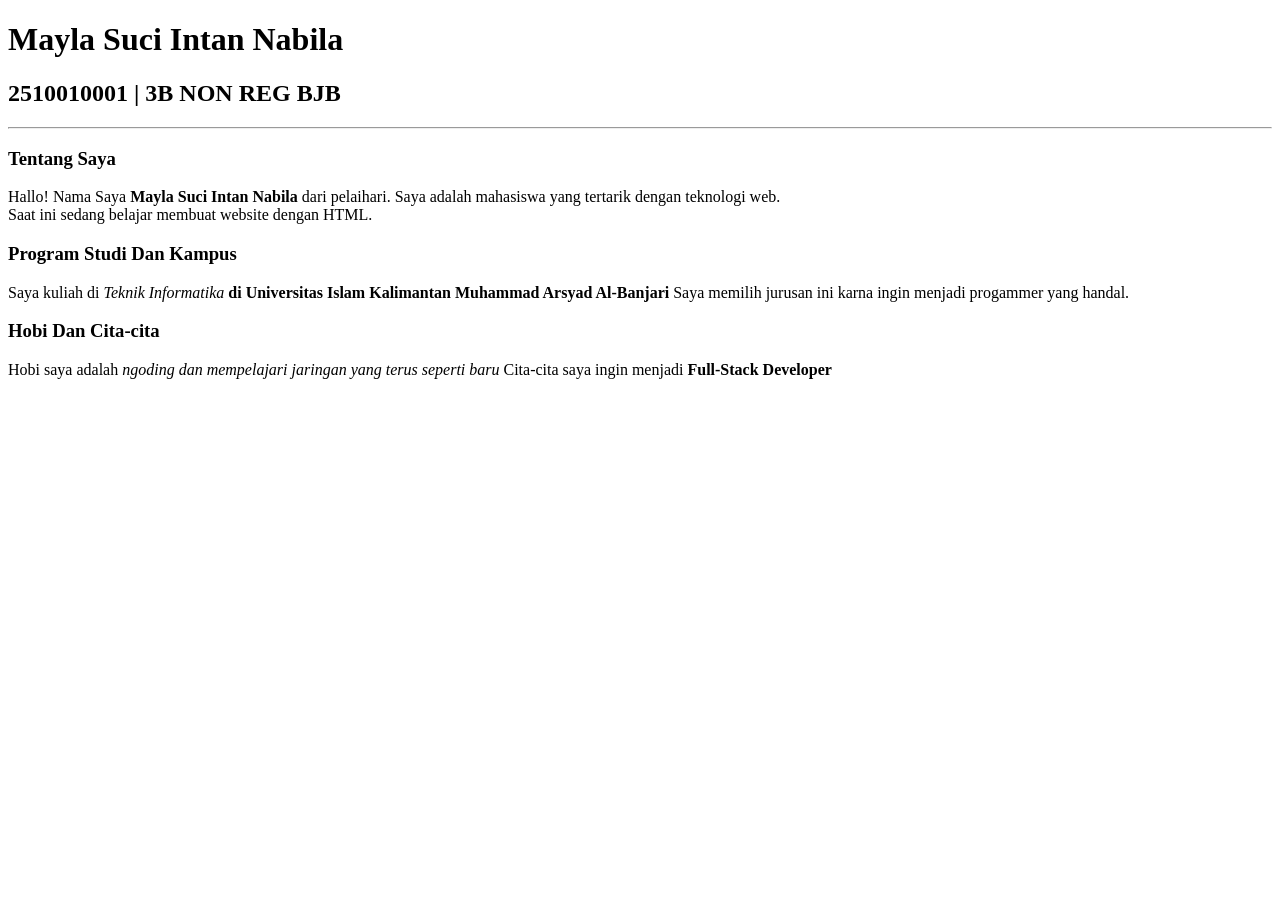
<file: tugas1_2510010001/index.html>
<!DOCTYPE html>
<html lang="id">
<head>
    <meta charset="UTF-8">
    <meta name="viewport" content="width=device-width, initial-scale=1.0">
    <title>Profil Saya - Mayla</title>
</head>
<body>
    <!-- Komentar: Dibuat oleh Mayla Suci Intan Nabila - Tanggal:13 Oktober 2026 -->

    <h1>Mayla Suci Intan Nabila</h1>
    <h2>2510010001 | 3B NON REG BJB</h2>

    <hr>

    <h3>Tentang Saya</h3>
    <p>
        Hallo! Nama Saya <strong>Mayla Suci Intan Nabila</strong> dari pelaihari.
        Saya adalah mahasiswa yang tertarik dengan teknologi web. <br>
        Saat ini sedang belajar membuat website dengan HTML.
    </p>
    <h3>Program Studi Dan Kampus</h3>
    <p>
        Saya kuliah di<em> Teknik Informatika</em><strong> di 
        Universitas Islam Kalimantan Muhammad Arsyad Al-Banjari</strong>
        Saya memilih jurusan ini karna ingin menjadi progammer yang handal.
    </p>

    <h3>Hobi Dan Cita-cita</h3>
    <p> 
        Hobi saya adalah<em> ngoding dan mempelajari jaringan yang terus seperti baru</em>
        Cita-cita saya ingin menjadi<strong> Full-Stack Developer</strong>
    </p>

</body>
</html>
</file>
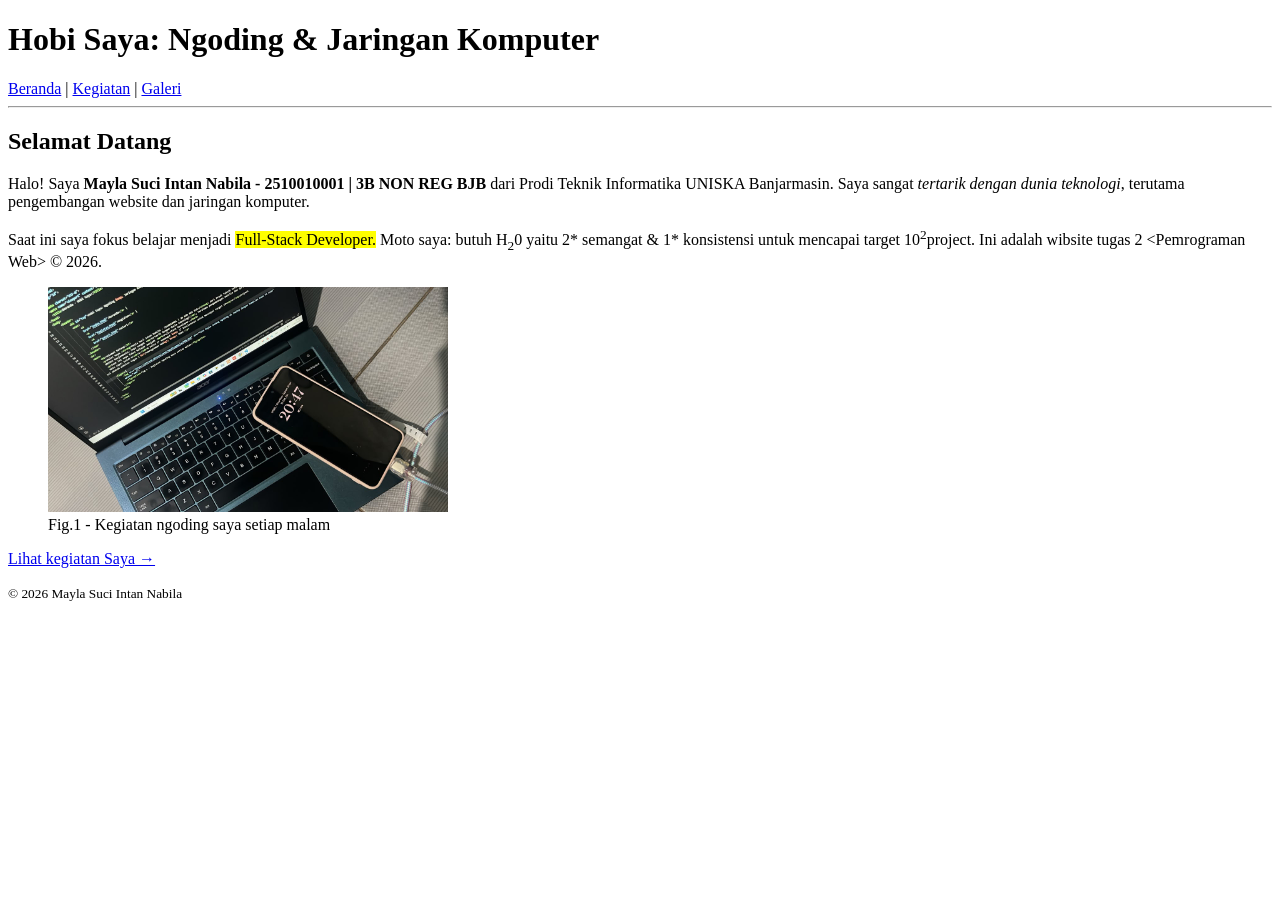
<file: tugas2_2510010001/index.html>
<!DOCTYPE html>
<html lang="id">
<head>
    <meta charset="UTF-8">
    <meta name="viewport" content="width=device-width, initial-scale=1.0">
    <title>Beranda - Hobi Saya</title>
</head>
<body>
    <header>
        <h1 id="top">Hobi Saya: Ngoding &amp; Jaringan Komputer</h1>
        <nav>
            <a
            href="index.html">Beranda</a> |
            <a
            href="Kegiatan.html">Kegiatan</a> |
            <a
            href="galeri.html">Galeri</a>
        </nav>
    </header>
    <hr>
    <main>
        <h2>Selamat Datang</h2>
        <p>Halo! Saya <strong>Mayla Suci Intan Nabila - 2510010001 | 3B NON REG BJB</strong> dari Prodi Teknik Informatika
        UNISKA Banjarmasin. Saya sangat <em>tertarik dengan dunia teknologi</em>, terutama pengembangan website dan jaringan komputer.</p>
        <p>Saat ini saya fokus belajar menjadi <mark>Full-Stack Developer.</mark>
        Moto saya: butuh H<sub>2</sub>0 yaitu 2* semangat &amp; 1* konsistensi untuk mencapai target 10<sup>2</sup>project.
    Ini adalah wibsite tugas 2 &lt;Pemrograman Web&gt; &copy; 2026.</p>

        <figure>
            <img src="ngoding.jpeg" alt="Foto Mayla sedang ngoding HTML di laptop"
            width="400">
            <figcaption>Fig.1 - Kegiatan ngoding saya setiap malam</figcaption>
        </figure>
    </main>
    <footer>
        <p><a 
            href="kegiatan.html">Lihat kegiatan Saya &rarr;</a></p>
            <small>&copy; 2026 Mayla Suci Intan Nabila</small>
    </footer>
</body>
</html>
</file>
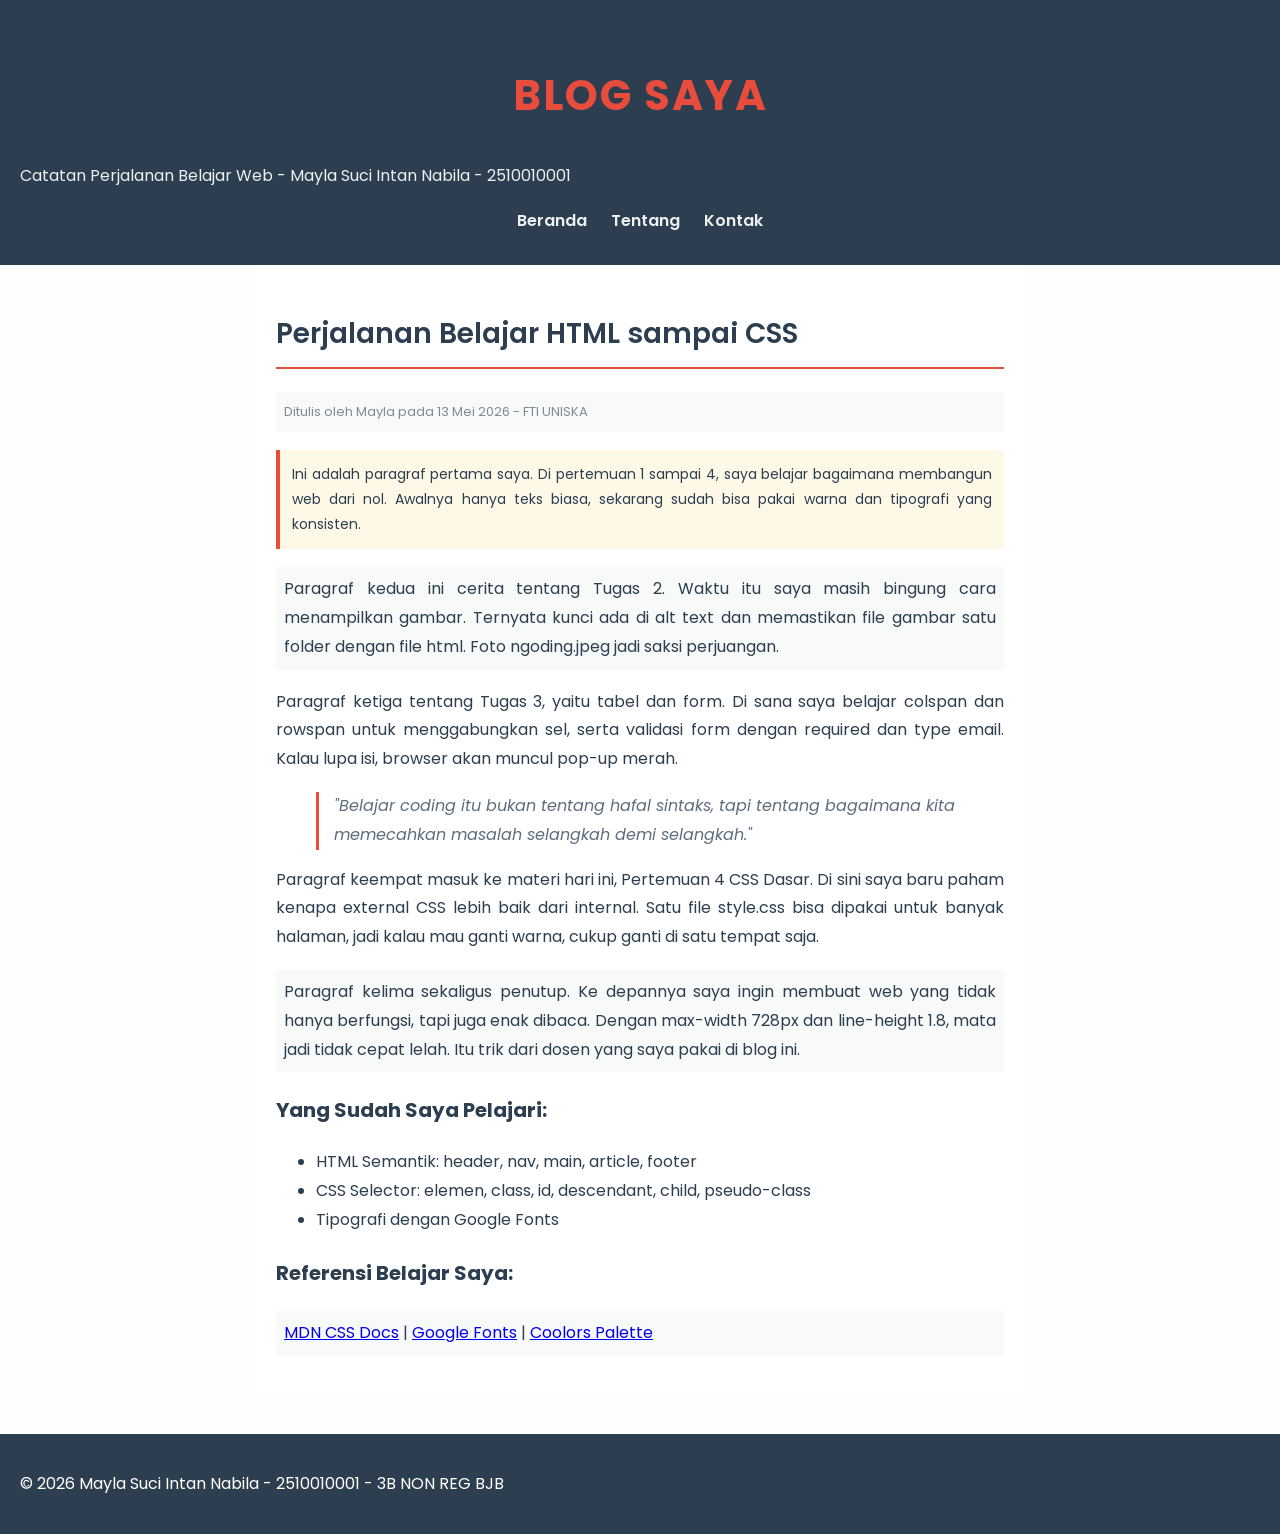
<file: tugas4_2510010001/index.html>
<!DOCTYPE html>
<html lang="id">
<head>
    <meta charset="UTF-8">
    <meta name="viewport" content="width=device-width, initial-scale=1.0">
    <title>Blog Saya - Mayla - 2510010001</title>
    <!-- Google Fonts -->
    <link href="https://fonts.googleapis.com/css2?family=Poppins:wght@400;600;700&display=swap" rel="stylesheet">
    <!-- CSS External - WAJIB -->
    <link rel="stylesheet" href="style.css">
</head>
<body>

<header id="main-header">
    <h1>Blog Saya</h1>
    <p>Catatan Perjalanan Belajar Web - Mayla Suci Intan Nabila - 2510010001</p>
    <nav>
        <a href="index.html">Beranda</a>
        <a href="#tentang">Tentang</a>
        <a href="#kontak">Kontak</a>
    </nav>
</header>

<main>
    <article>
        <h2>Perjalanan Belajar HTML sampai CSS</h2>
        <p class="meta">Ditulis oleh Mayla pada <time datetime="2026-05-13">13 Mei 2026</time> - FTI UNISKA</p>
        
        <p class="highlight">Ini adalah paragraf pertama saya. Di pertemuan 1 sampai 4, saya belajar bagaimana membangun web dari nol. Awalnya hanya teks biasa, sekarang sudah bisa pakai warna dan tipografi yang konsisten.</p>
        
        <p>Paragraf kedua ini cerita tentang Tugas 2. Waktu itu saya masih bingung cara menampilkan gambar. Ternyata kunci ada di alt text dan memastikan file gambar satu folder dengan file html. Foto ngoding.jpeg jadi saksi perjuangan.</p>
        
        <p>Paragraf ketiga tentang Tugas 3, yaitu tabel dan form. Di sana saya belajar colspan dan rowspan untuk menggabungkan sel, serta validasi form dengan required dan type email. Kalau lupa isi, browser akan muncul pop-up merah.</p>
        
        <blockquote>"Belajar coding itu bukan tentang hafal sintaks, tapi tentang bagaimana kita memecahkan masalah selangkah demi selangkah."</blockquote>
        
        <p>Paragraf keempat masuk ke materi hari ini, Pertemuan 4 CSS Dasar. Di sini saya baru paham kenapa external CSS lebih baik dari internal. Satu file style.css bisa dipakai untuk banyak halaman, jadi kalau mau ganti warna, cukup ganti di satu tempat saja.</p>
        
        <p>Paragraf kelima sekaligus penutup. Ke depannya saya ingin membuat web yang tidak hanya berfungsi, tapi juga enak dibaca. Dengan max-width 728px dan line-height 1.8, mata jadi tidak cepat lelah. Itu trik dari dosen yang saya pakai di blog ini.</p>

        <h3>Yang Sudah Saya Pelajari:</h3>
        <ul>
            <li>HTML Semantik: header, nav, main, article, footer</li>
            <li>CSS Selector: elemen, class, id, descendant, child, pseudo-class</li>
            <li>Tipografi dengan Google Fonts</li>
        </ul>

        <h3>Referensi Belajar Saya:</h3>
        <p>
            <a href="https://developer.mozilla.org/en-US/docs/Web/CSS" target="_blank">MDN CSS Docs</a> |
            <a href="https://fonts.google.com/" target="_blank">Google Fonts</a> |
            <a href="https://coolors.co/" target="_blank">Coolors Palette</a>
        </p>
    </article>
</main>

<footer>
    <p>&copy; 2026 Mayla Suci Intan Nabila - 2510010001 - 3B NON REG BJB</p>
</footer>

</body>
</html>
</file>
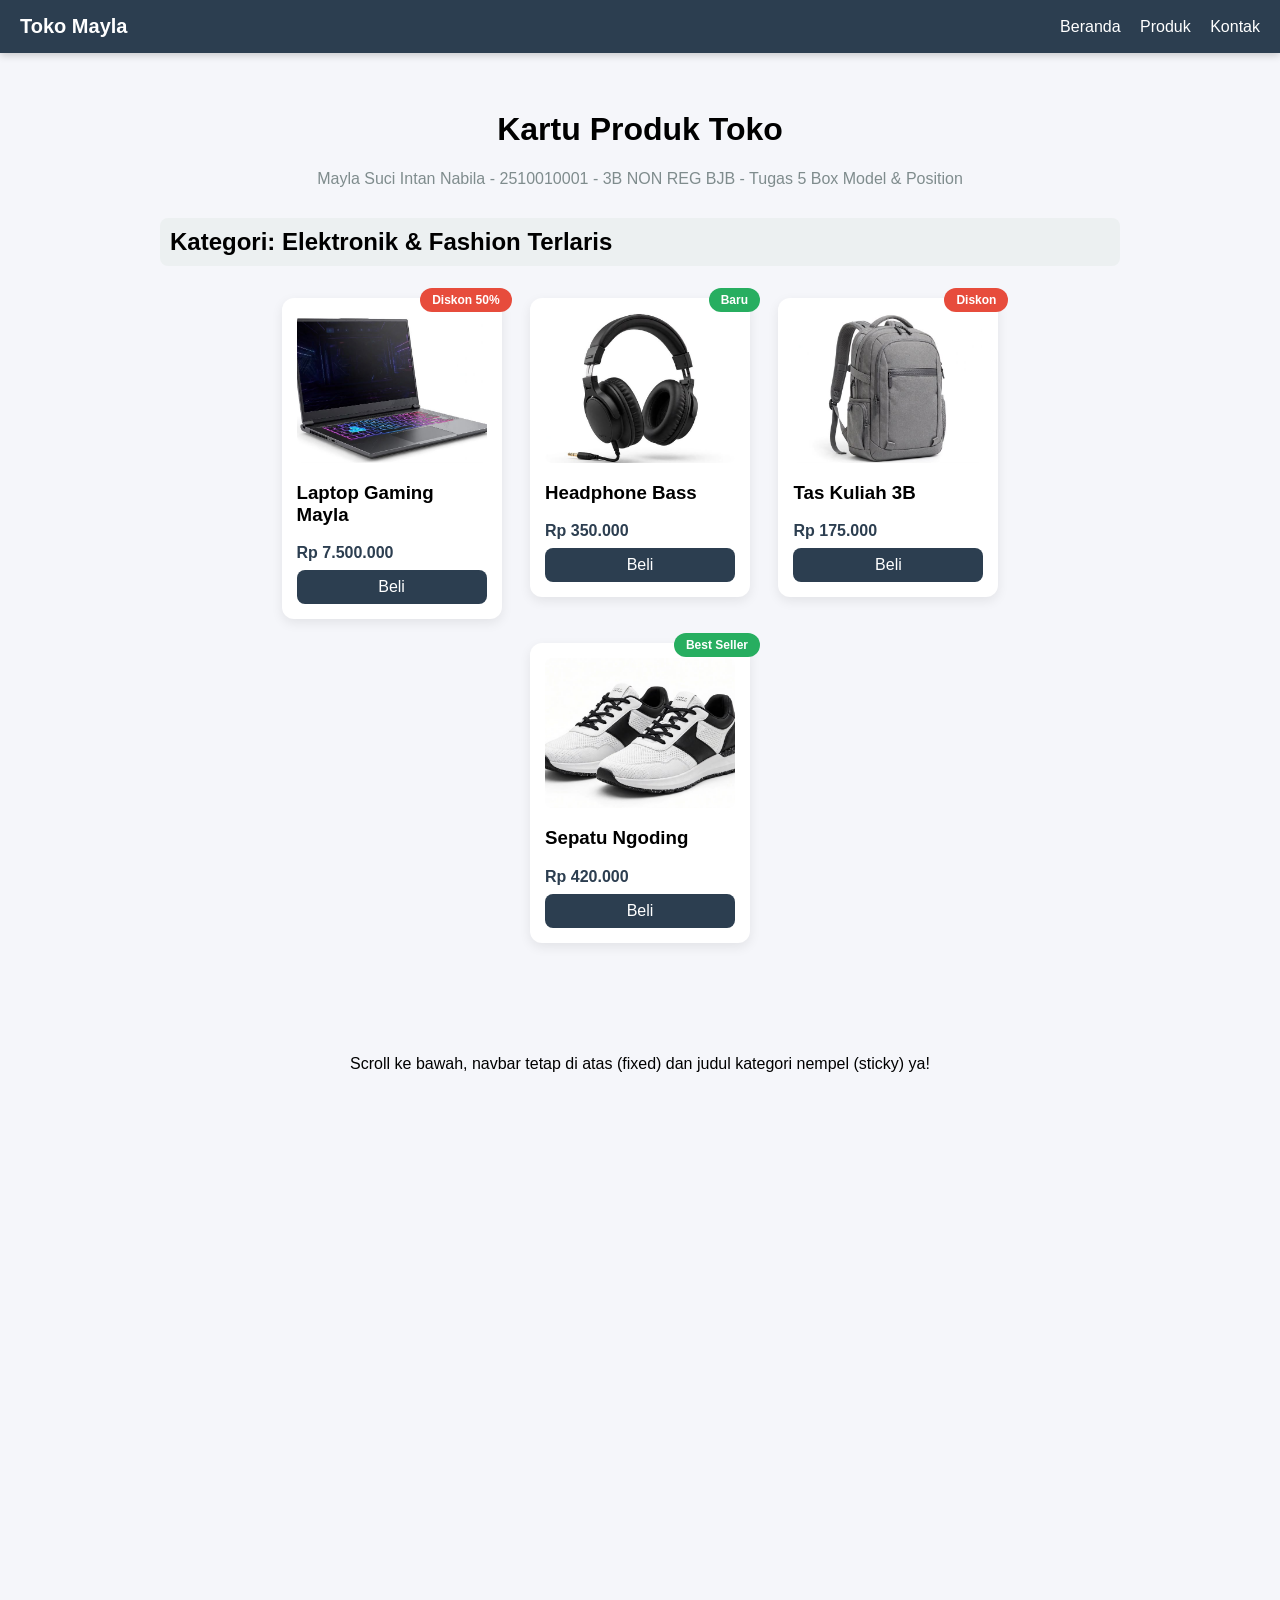
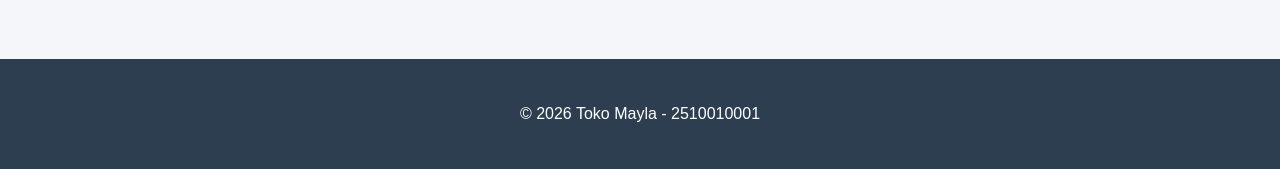
<file: tugas5_2510010001/index.html>
<!DOCTYPE html>
<html lang="id">
<head>
<meta charset="UTF-8">
<meta name="viewport" content="width=device-width, initial-scale=1.0">
<title>Toko Mayla - Tugas 5 - 2510010001</title>
<link rel="stylesheet" href="style.css">
</head>
<body>

<!-- NAVBAR FIXED -->
<header class="navbar">
    <div class="logo">Toko Mayla</div>
    <nav>
        <a href="#">Beranda</a>
        <a href="#produk">Produk</a>
        <a href="#kontak">Kontak</a>
    </nav>
</header>

<main>
    <h1>Kartu Produk Toko</h1>
    <p class="desc">Mayla Suci Intan Nabila - 2510010001 - 3B NON REG BJB - Tugas 5 Box Model & Position</p>

    <!-- STICKY ELEMENT -->
    <h2 class="kategori-sticky">Kategori: Elektronik & Fashion Terlaris</h2>

    <section id="produk" class="produk-container">
        
        <!-- KARTU 1 - LAPTOP -->
        <div class="kartu">
            <span class="badge">Diskon 50%</span>
            <div class="gambar-wrap">
                <img src="laptop.jpeg" alt="Laptop Gaming Mayla">
            </div>
            <h3>Laptop Gaming Mayla</h3>
            <p class="harga">Rp 7.500.000</p>
            <a href="#" class="tombol">Beli</a>
        </div>

        <!-- KARTU 2 - HEADPHONE -->
        <div class="kartu">
            <span class="badge baru">Baru</span>
            <div class="gambar-wrap">
                <img src="headphone.jpeg" alt="Headphone Bass">
            </div>
            <h3>Headphone Bass</h3>
            <p class="harga">Rp 350.000</p>
            <a href="#" class="tombol">Beli</a>
        </div>

        <!-- KARTU 3 - TAS -->
        <div class="kartu">
            <span class="badge">Diskon</span>
            <div class="gambar-wrap">
                <img src="tas.jpeg" alt="Tas Kuliah 3B">
            </div>
            <h3>Tas Kuliah 3B</h3>
            <p class="harga">Rp 175.000</p>
            <a href="#" class="tombol">Beli</a>
        </div>

        <!-- KARTU 4 - SEPATU -->
        <div class="kartu">
            <span class="badge baru">Best Seller</span>
            <div class="gambar-wrap">
                <img src="sepatu.jpeg" alt="Sepatu Ngoding">
            </div>
            <h3>Sepatu Ngoding</h3>
            <p class="harga">Rp 420.000</p>
            <a href="#" class="tombol">Beli</a>
        </div>

    </section>

    <p style="margin-top: 100px; text-align: center;">Scroll ke bawah, navbar tetap di atas (fixed) dan judul kategori nempel (sticky) ya!</p>
    <div style="height: 500px;"></div>
</main>

<footer id="kontak">
    <p>&copy; 2026 Toko Mayla - 2510010001</p>
</footer>

</body>
</html>
</file>
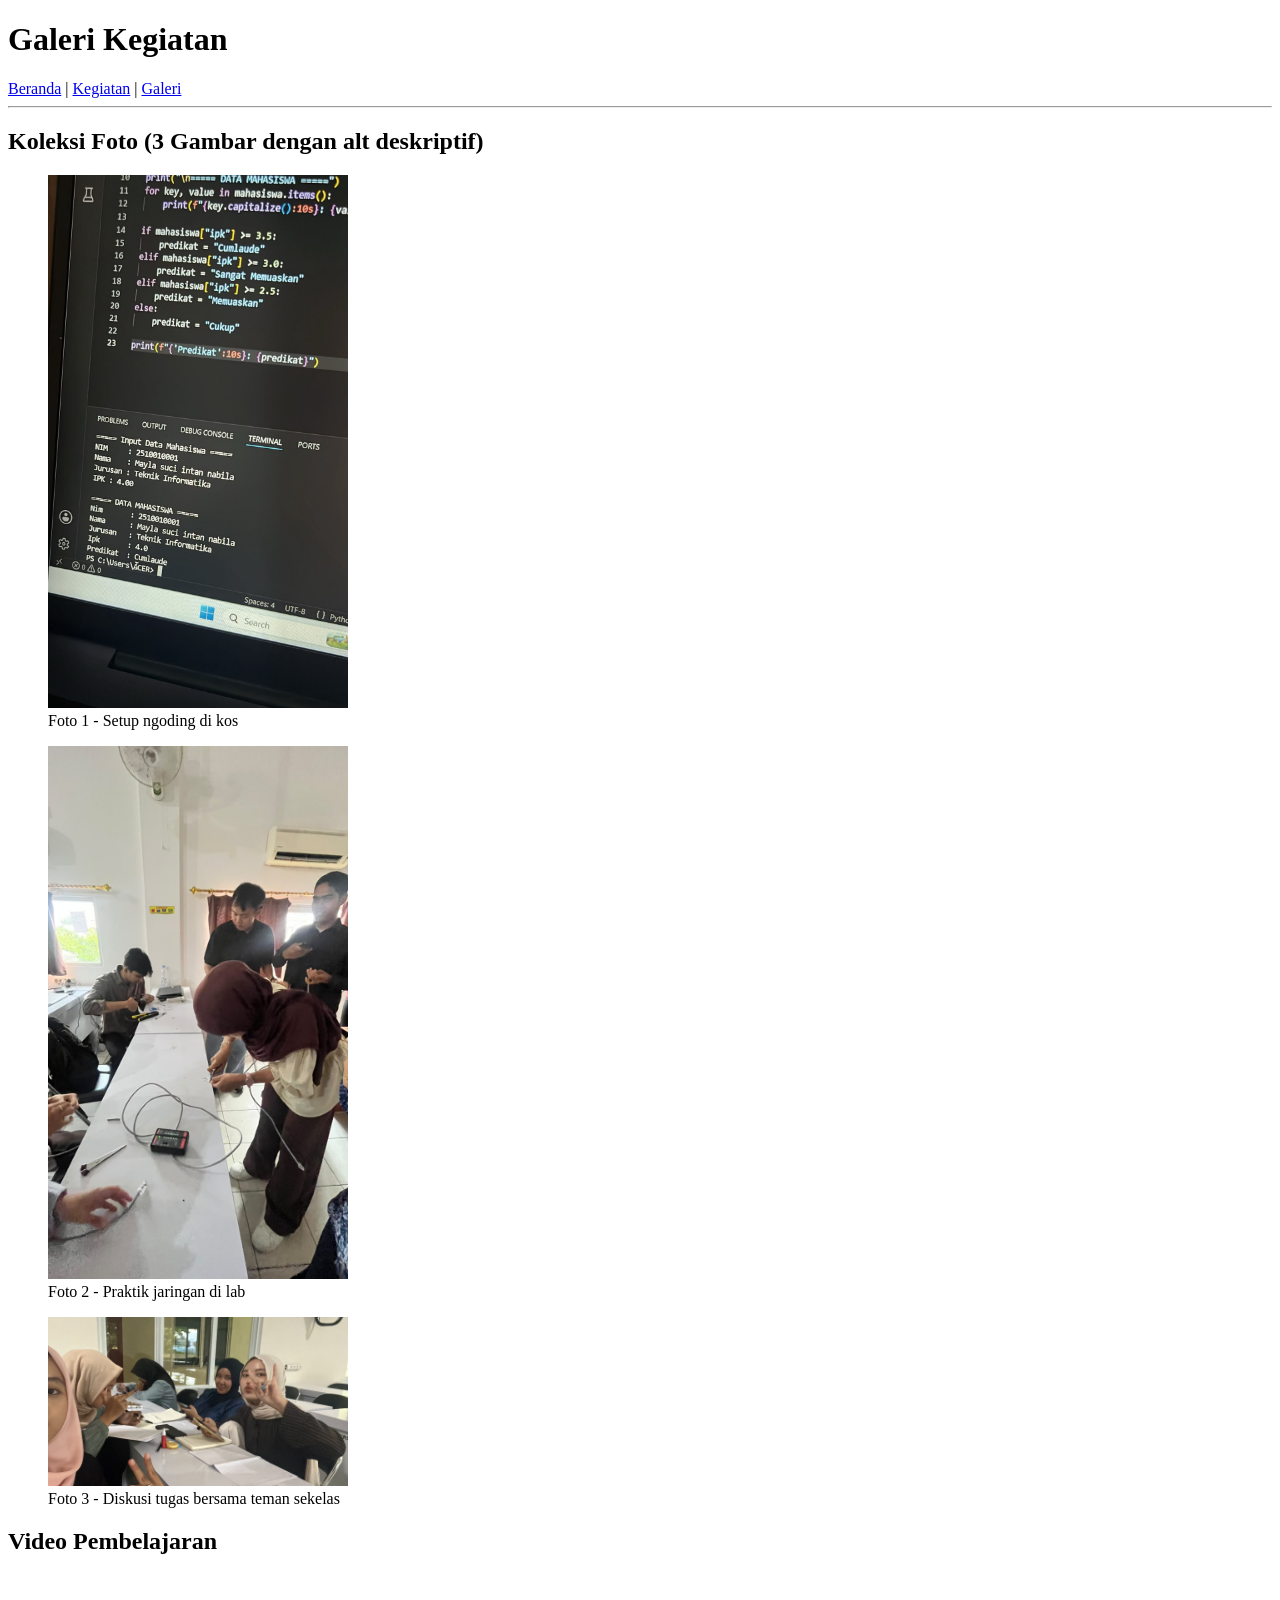
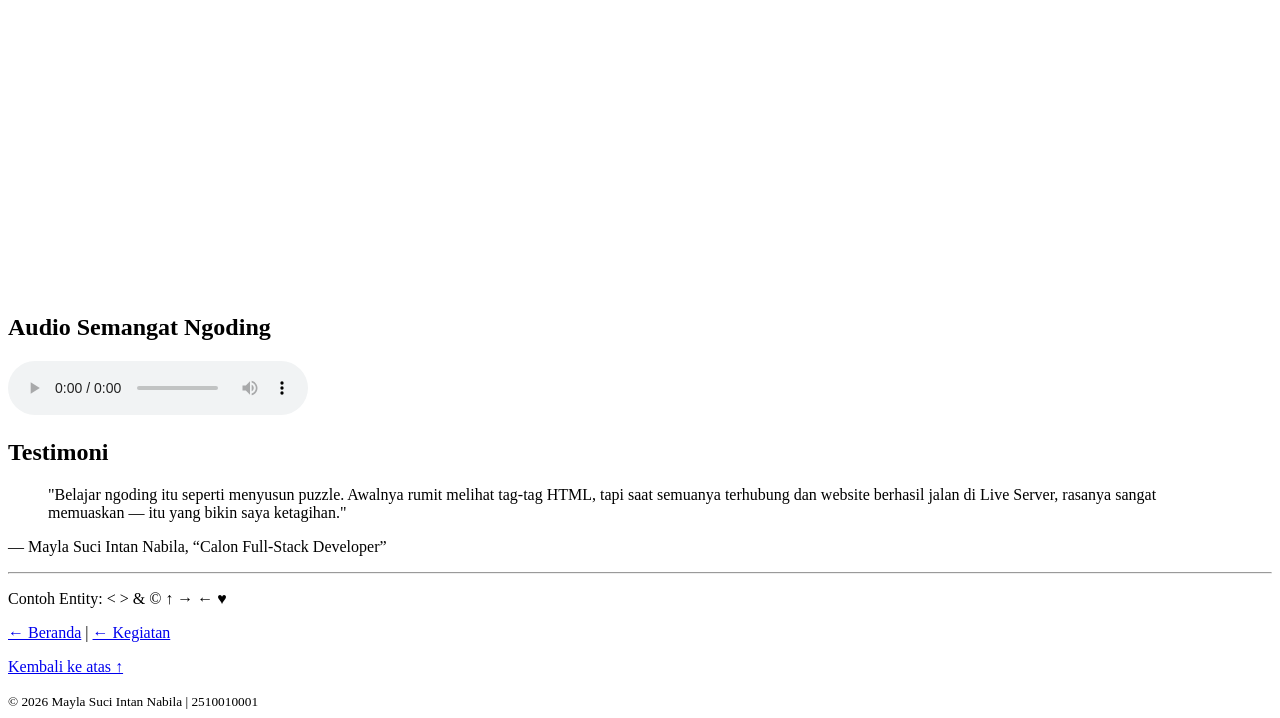
<file: tugas2_2510010001/galeri.html>
<!DOCTYPE html>
<html lang="id">
<head>
    <meta charset="UTF-8">
    <meta name="viewport" content="width=device-width, initial-scale=1.0">
    <title>Galeri - Hobi Saya</title>
</head>
<body>
    <header>
        <h1 id="top">Galeri Kegiatan</h1>
        <nav>
            <a href="index.html">Beranda</a> |
            <a href="kegiatan.html">Kegiatan</a> |
            <a href="galeri.html">Galeri</a>
        </nav>
    </header>
    <hr>
    <main>
        <h2>Koleksi Foto (3 Gambar dengan alt deskriptif)</h2>
        <figure>
            <img src="ngodingdikos.jpeg" alt="Laptop menampilkan kode HTML di Visual Studio Code dengan tema gelap" width="300">
            <figcaption>Foto 1 - Setup ngoding di kos</figcaption>
        </figure>
        <figure>
            <img src="praktik.jpeg" alt="Perangkat router, switch, dan kabel LAN di laboratorium jaringan FTI UNISKA" width="300">
            <figcaption>Foto 2 - Praktik jaringan di lab</figcaption>
        </figure>
        <figure>
            <img src="diskusi.jpeg" alt="Mahasiswa kelas 3B NON REG BJB sedang diskusi kelompok mengerjakan tugas web" width="300">
            <figcaption>Foto 3 - Diskusi tugas bersama teman sekelas</figcaption>
        </figure>

        <h2>Video Pembelajaran</h2>
        <iframe width="560" height="315" src="https://www.youtube.com/embed/qz0aGYrrlhU" title="Video tutorial HTML dasar untuk pemula" style="border:0;" allowfullscreen loading="lazy"></iframe>
        
        <h2>Audio Semangat Ngoding</h2>
        <audio controls>
            <source src="https://www.w3schools.com/html/horse.mp3" type="audio/mpeg">
        </audio>

        <h2>Testimoni</h2>
        <blockquote>
            "Belajar ngoding itu seperti menyusun puzzle. Awalnya rumit melihat tag-tag HTML, tapi saat semuanya terhubung dan website berhasil jalan di Live Server, rasanya sangat memuaskan &mdash; itu yang bikin saya ketagihan."
        </blockquote>
        <p>&mdash; Mayla Suci Intan Nabila, <q>Calon Full-Stack Developer</q></p>
        <hr>
        <p>Contoh Entity: &lt; &gt; &amp; &copy; &uarr; &rarr; &larr; &hearts;</p>
    </main>
    <footer>
        <p><a href="index.html">&larr; Beranda</a> | <a href="kegiatan.html">&larr; Kegiatan</a></p>
        <p><a href="#top">Kembali ke atas &uarr;</a></p>
        <small>&copy; 2026 Mayla Suci Intan Nabila | 2510010001</small>
    </footer>
</body>
</html>
</file>
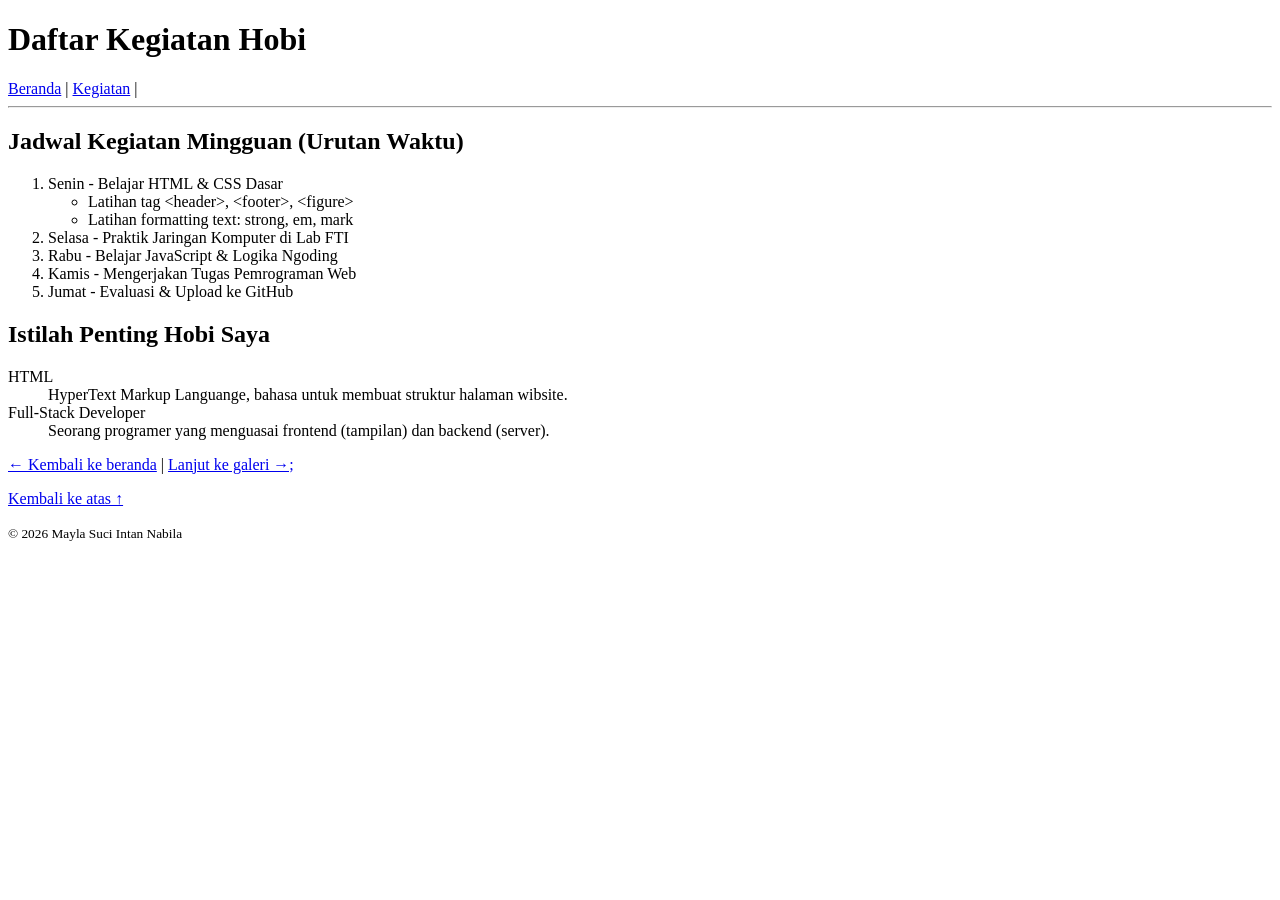
<file: tugas2_2510010001/kegiatan.html>
<!DOCTYPE html>
<html lang="id">
<head>
    <meta charset="UTF-8">
    <meta name="viewport" content="width=device-width, initial-scale=1.0">
    <title>Kegiatan - Hobi Saya</title>
</head>
<body>
    <header>
        <h1 id="top">Daftar Kegiatan Hobi</h1>
        <nav>
            <a
href="index.html">Beranda</a> |
            <a
href="kegiatan.html">Kegiatan</a> |
            <a
href="galeri.html"></a>            
        </nav>
    </header>
    <hr>
    <main>
        <h2>Jadwal Kegiatan Mingguan (Urutan Waktu)</h2>
        <ol>
            <li>Senin - Belajar HTML &amp; CSS Dasar
                <ul>
                    <li>Latihan tag &lt;header&gt;, &lt;footer&gt;, &lt;figure&gt;</li>
                    <li>Latihan formatting text: strong, em, mark</li>
                </ul>
            </li>
            <li>Selasa - Praktik Jaringan Komputer di Lab FTI</li>
            <li>Rabu - Belajar JavaScript &amp; Logika Ngoding</li>
            <li>Kamis - Mengerjakan Tugas Pemrograman Web</li>
            <li>Jumat - Evaluasi &amp; Upload ke GitHub</li>
        </ol>
        <h2>Istilah Penting Hobi Saya</h2>
        <dl>
            <dt>HTML</dt>
            <dd>HyperText Markup Languange, bahasa untuk membuat struktur halaman wibsite.</dd>
            <dt>Full-Stack Developer</dt>
            <dd>Seorang programer yang menguasai frontend (tampilan) dan backend (server).</dd>
        </dl>
    </main>
    <footer>
        <p><a href="index.html">&larr; Kembali ke beranda</a> | 
        <a href="galeri.html">Lanjut ke galeri &rarr;;</a></p>
        <p><a href="#top#">Kembali ke atas &uarr;</a></p>
        <small>&copy; 2026 Mayla Suci Intan Nabila</small>
    </footer>
</body>
</html>
</file>
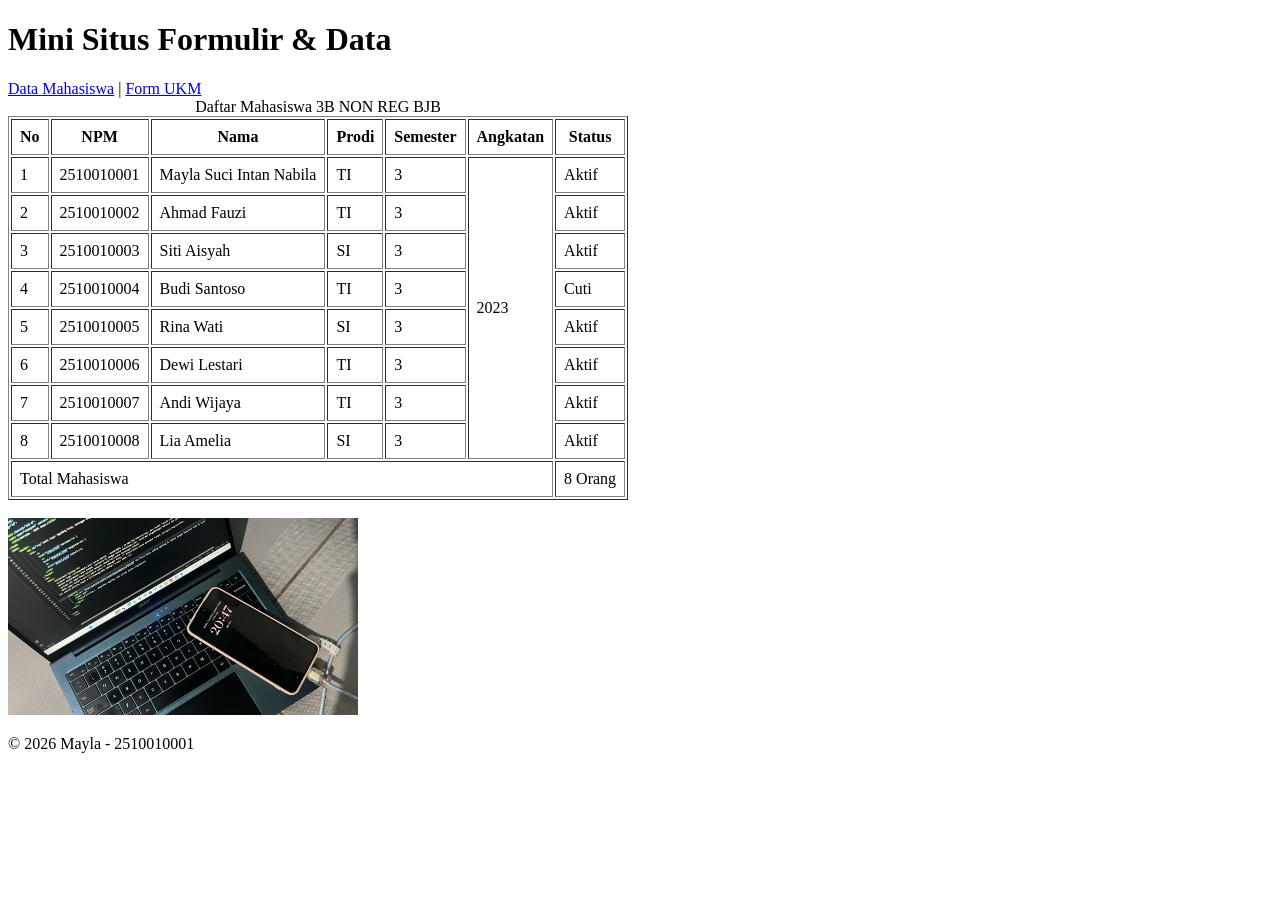
<file: tugas3_2510010001/data.html>
<!DOCTYPE html>
<html lang="id">
<head><meta charset="UTF-8"><title>Data - 2510010001</title></head>
<body>
<header>
  <h1>Mini Situs Formulir & Data</h1>
  <nav><a href="data.html">Data Mahasiswa</a> | <a href="form.html">Form UKM</a></nav>
</header>
<main>
  <table border="1" cellpadding="8">
    <caption>Daftar Mahasiswa 3B NON REG BJB</caption>
    <thead><tr><th>No</th><th>NPM</th><th>Nama</th><th>Prodi</th><th>Semester</th><th>Angkatan</th><th>Status</th></tr></thead>
    <tbody>
      <tr><td>1</td><td>2510010001</td><td>Mayla Suci Intan Nabila</td><td>TI</td><td>3</td><td rowspan="8">2023</td><td>Aktif</td></tr>
      <tr><td>2</td><td>2510010002</td><td>Ahmad Fauzi</td><td>TI</td><td>3</td><td>Aktif</td></tr>
      <tr><td>3</td><td>2510010003</td><td>Siti Aisyah</td><td>SI</td><td>3</td><td>Aktif</td></tr>
      <tr><td>4</td><td>2510010004</td><td>Budi Santoso</td><td>TI</td><td>3</td><td>Cuti</td></tr>
      <tr><td>5</td><td>2510010005</td><td>Rina Wati</td><td>SI</td><td>3</td><td>Aktif</td></tr>
      <tr><td>6</td><td>2510010006</td><td>Dewi Lestari</td><td>TI</td><td>3</td><td>Aktif</td></tr>
      <tr><td>7</td><td>2510010007</td><td>Andi Wijaya</td><td>TI</td><td>3</td><td>Aktif</td></tr>
      <tr><td>8</td><td>2510010008</td><td>Lia Amelia</td><td>SI</td><td>3</td><td>Aktif</td></tr>
    </tbody>
    <tfoot><tr><td colspan="6">Total Mahasiswa</td><td>8 Orang</td></tr></tfoot>
  </table>
  <br>
  <img src="ngoding.jpeg" alt="Mahasiswa mengerjakan tabel di laptop" width="350">
</main>
<footer><p>&copy; 2026 Mayla - 2510010001</p></footer>
</body>
</html>
</file>
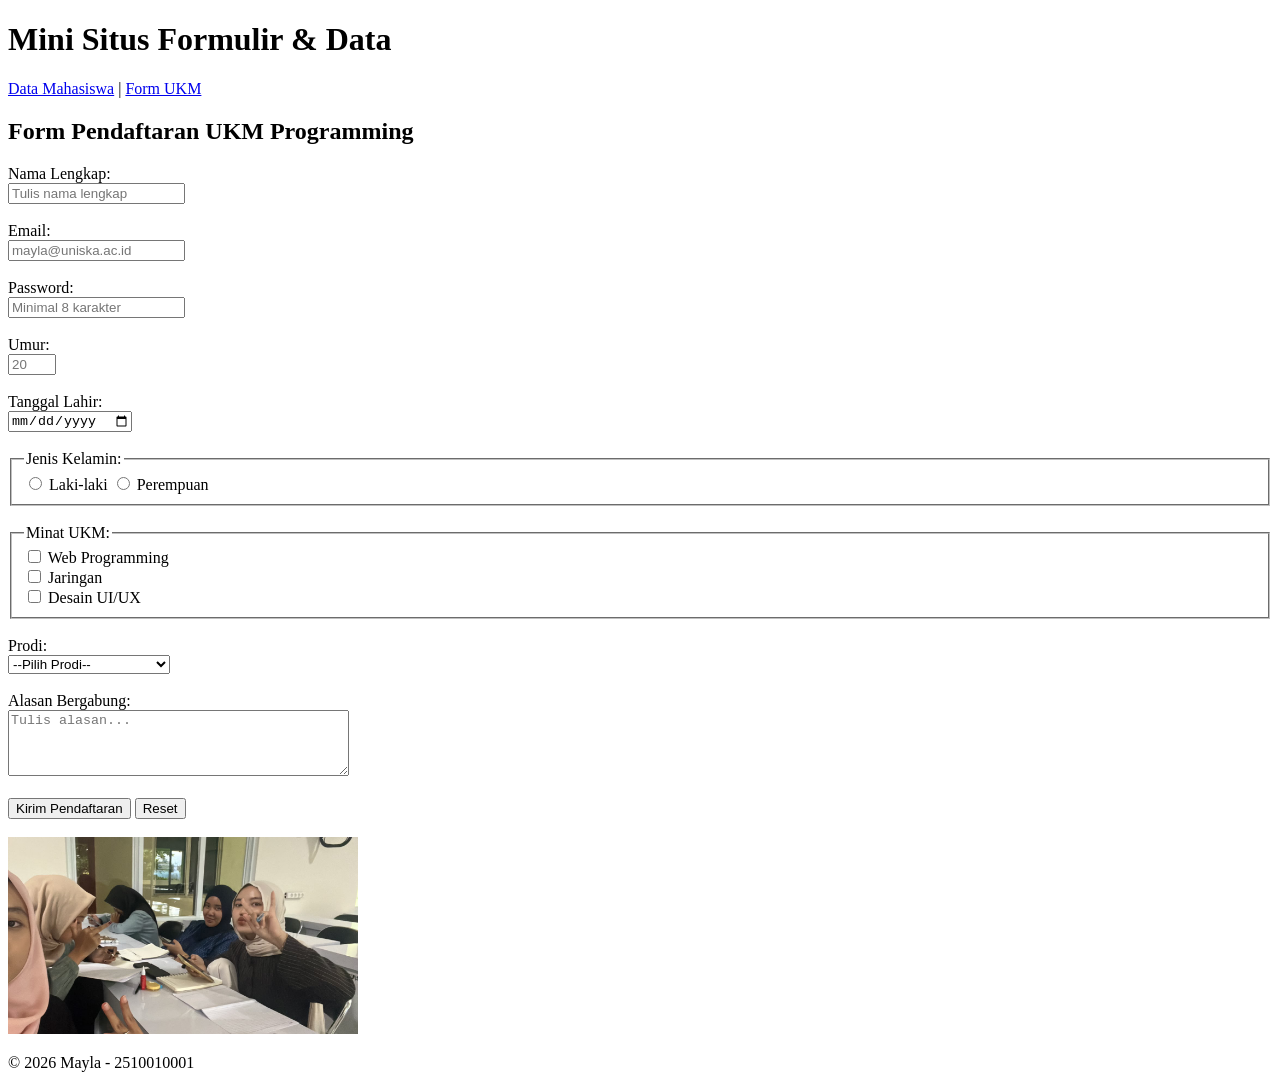
<file: tugas3_2510010001/form.html>
<!DOCTYPE html>
<html lang="id">
<head><meta charset="UTF-8"><title>Form - 2510010001</title></head>
<body>
<header>
  <h1>Mini Situs Formulir & Data</h1>
  <nav><a href="data.html">Data Mahasiswa</a> | <a href="form.html">Form UKM</a></nav>
</header>
<main>
  <h2>Form Pendaftaran UKM Programming</h2>
  <form action="#" method="post">
    <label for="nama">Nama Lengkap:</label><br>
    <input type="text" id="nama" placeholder="Tulis nama lengkap" required minlength="3"><br><br>
    
    <label for="email">Email:</label><br>
    <input type="email" id="email" placeholder="mayla@uniska.ac.id" required><br><br>
    
    <label for="pass">Password:</label><br>
    <input type="password" id="pass" placeholder="Minimal 8 karakter" required minlength="8"><br><br>
    
    <label for="umur">Umur:</label><br>
    <input type="number" id="umur" placeholder="20" min="17" max="30" required><br><br>
    
    <label for="tgl">Tanggal Lahir:</label><br>
    <input type="date" id="tgl" required><br><br>
    
    <fieldset>
      <legend>Jenis Kelamin:</legend>
      <input type="radio" name="jk" value="L" required> Laki-laki
      <input type="radio" name="jk" value="P"> Perempuan
    </fieldset><br>
    
    <fieldset>
      <legend>Minat UKM:</legend>
      <input type="checkbox" value="web"> Web Programming<br>
      <input type="checkbox" value="jaringan"> Jaringan<br>
      <input type="checkbox" value="desain"> Desain UI/UX
    </fieldset><br>
    
    <label for="prodi">Prodi:</label><br>
    <select id="prodi" required>
      <option value="">--Pilih Prodi--</option>
      <option>Teknik Informatika</option>
      <option>Sistem Informasi</option>
      <option>Manajemen Informatika</option>
      <option>Teknik Komputer</option>
    </select><br><br>
    
    <label for="alasan">Alasan Bergabung:</label><br>
    <textarea id="alasan" rows="4" cols="40" placeholder="Tulis alasan..." required></textarea><br><br>
    
    <button type="submit">Kirim Pendaftaran</button>
    <button type="reset">Reset</button>
  </form>
  <br>
  <img src="diskusi.jpeg" alt="Foto diskusi UKM" width="350">
</main>
<footer><p>&copy; 2026 Mayla - 2510010001</p></footer>
</body>
</html>
</file>
<file: tugas4_2510010001/style.css>
/* === GOOGLE FONTS & RESET === */
body {
    font-family: 'Poppins', Arial, sans-serif;
    line-height: 1.8;
    color: #2C3E50;
    background-color: #FDFEFE;
    margin: 0;
    padding: 0;
}

/* === WARNA - Palet saya 3 warna HEX === */
/* Warna 1: #2C3E50 (navy gelap) untuk teks */
/* Warna 2: #E74C3C (merah aksen) untuk h1 dan hover */
/* Warna 3: #ECF0F1 (abu muda) untuk background highlight */

/* === TIPOGRAFI & HIERARKI === */
h1 {
    font-size: 42px;
    font-weight: 700;
    color: #E74C3C;
    text-align: center;
    text-transform: uppercase;
    letter-spacing: 2px;
}

h2 {
    font-size: 28px;
    font-weight: 600;
    color: #2C3E50;
    border-bottom: 2px solid #E74C3C;
    padding-bottom: 8px;
}

h3 {
    font-size: 20px;
}

p {
    font-size: 16px;
    text-align: justify;
}

/* === LAYOUT - Trik Dosen === */
main {
    max-width: 728px;
    margin: 0 auto;
    padding: 20px;
    background-color: white;
}

/* === SELECTOR ID - hanya 1 elemen unik === */
#main-header {
    background-color: #2C3E50;
    color: white;
    padding: 30px 20px;
    text-align: center;
}
#main-header p {
    color: #ECF0F1;
}

/* === SELECTOR CLASS - bisa dipakai berulang === */
.highlight {
    background-color: #FEF9E7;
    padding: 12px;
    border-left: 4px solid #E74C3C;
    font-size: 14px;
}

.meta {
    font-size: 13px;
    color: #808B96;
    text-align: left;
}

/* === SELECTOR DESCENDANT - semua p di dalam article === */
article p {
    margin-bottom: 18px;
}

/* === SELECTOR CHILD - hanya a yang langsung anak nav === */
nav > a {
    color: #ECF0F1;
    text-decoration: none;
    margin: 0 10px;
    font-weight: 600;
}

/* === SELECTOR GROUPING === */
h2, h3 {
    font-family: 'Poppins', sans-serif;
}

/* === PSEUDO-CLASS === */
/* 1. :hover - saat mouse di atas link */
a:hover {
    color: #E74C3C;
    text-decoration: underline;
}

/* 2. :first-child - paragraf pertama di article jadi bold */
article p:first-child {
    font-weight: 600;
}

/* 3. :nth-child(even) - zebra striping paragraf genap */
article p:nth-child(even) {
    background-color: #F8F9F9;
    padding: 8px;
}

/* === BLOCKQUOTE & LIST === */
blockquote {
    font-style: italic;
    border-left: 3px solid #E74C3C;
    padding-left: 15px;
    color: #5D6D7E;
}

footer {
    text-align: center;
    padding: 20px;
    background-color: #2C3E50;
    color: white;
    margin-top: 40px;
}
</file>
<file: tugas5_2510010001/style.css>
/* === RESET WAJIB DARI DOSEN === */
* {
    box-sizing: border-box;
}

/* === BODY & KOMPENSASI NAVBAR FIXED === */
body {
    margin: 0;
    font-family: Arial, sans-serif;
    background-color: #f5f6fa;
    padding-top: 70px;
}

/* === NAVBAR POSITION FIXED === */
.navbar {
    position: fixed;
    top: 0;
    left: 0;
    width: 100%;
    background-color: #2C3E50;
    color: white;
    padding: 15px 20px;
    display: flex;
    justify-content: space-between;
    align-items: center;
    z-index: 1000;
    box-shadow: 0 2px 8px rgba(0,0,0,0.2);
}
.navbar .logo { font-weight: bold; font-size: 20px; }
.navbar nav a { color: white; text-decoration: none; margin-left: 15px; }
.navbar nav a:hover { color: #E74C3C; }

/* === LAYOUT UTAMA === */
main { max-width: 1000px; margin: 0 auto; padding: 20px; }
h1 { text-align: center; }
.desc { text-align: center; color: #7f8c8d; }

/* === STICKY ELEMENT === */
.kategori-sticky {
    position: sticky;
    top: 60px;
    background-color: #ECF0F1;
    padding: 10px;
    border-radius: 8px;
    z-index: 500;
    margin-top: 30px;
}

/* === KARTU PRODUK === */
.produk-container { text-align: center; margin-top: 20px; }
.kartu {
    display: inline-block;
    max-width: 220px;
    width: 100%;
    background-color: white;
    border-radius: 12px;
    padding: 15px;
    margin: 12px;
    box-shadow: 0 4px 12px rgba(0,0,0,0.08);
    text-align: left;
    vertical-align: top;
    position: relative;
    transition: all 0.3s;
}
.kartu:hover { box-shadow: 0 8px 20px rgba(0,0,0,0.15); transform: translateY(-5px); }

/* === OVERFLOW HIDDEN + BORDER RADIUS === */
.gambar-wrap { overflow: hidden; border-radius: 8px; margin-bottom: 12px; }
.gambar-wrap img { width: 100%; height: 150px; object-fit: cover; display: block; }

/* === BADGE ABSOLUTE === */
.badge {
    position: absolute;
    top: -10px;
    right: -10px;
    background-color: #E74C3C;
    color: white;
    padding: 5px 12px;
    border-radius: 20px;
    font-size: 12px;
    font-weight: bold;
    z-index: 10;
}
.badge.baru { background-color: #27ae60; }

/* === HARGA & TOMBOL === */
.harga { color: #2C3E50; font-weight: bold; font-size: 16px; margin: 8px 0; }
.tombol {
    display: inline-block;
    background-color: #2C3E50;
    color: white;
    padding: 8px 20px;
    border-radius: 8px;
    text-decoration: none;
    text-align: center;
    width: 100%;
    transition: background-color 0.3s;
}
.tombol:hover { background-color: #E74C3C; }
footer { text-align: center; padding: 30px; background-color: #2C3E50; color: white; margin-top: 50px; }
</file>
